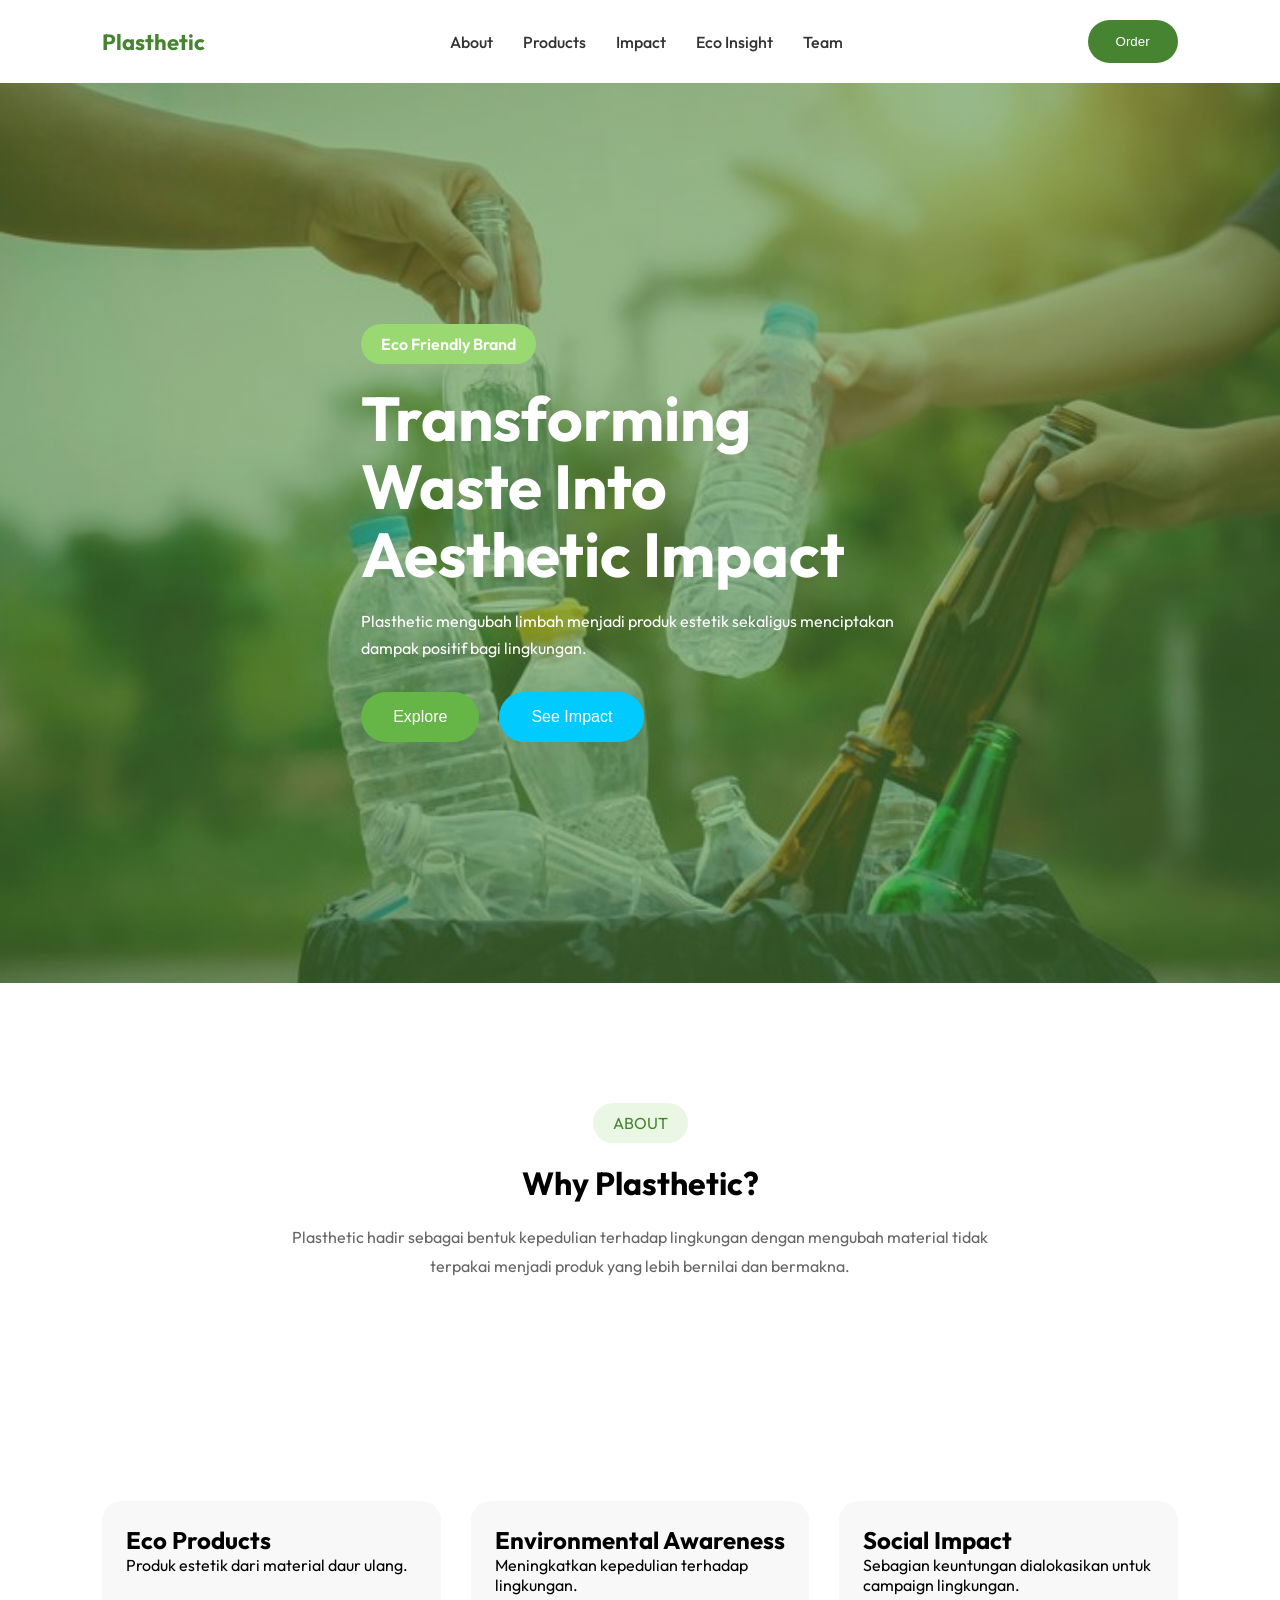
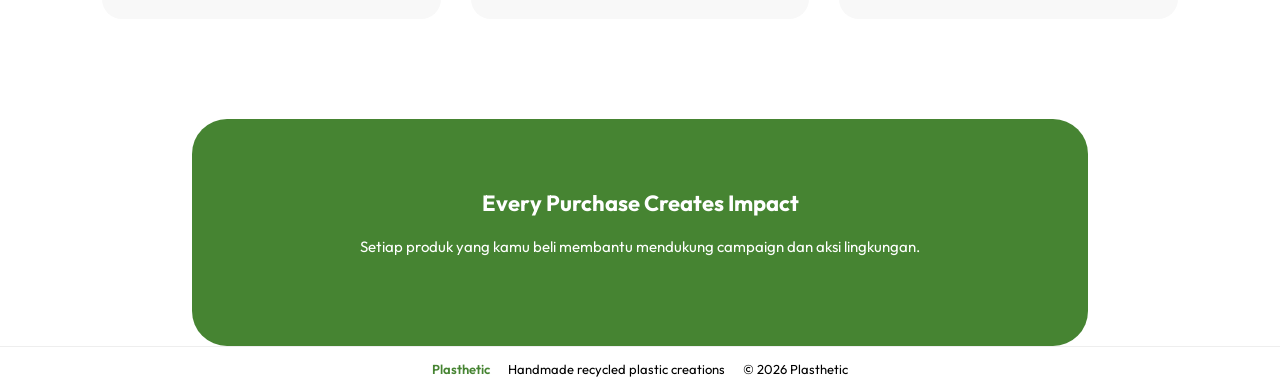
<file: index.html>
<!DOCTYPE html>
<html lang="en">
<head>

<meta charset="UTF-8">
<meta name="viewport" content="width=device-width, initial-scale=1.0">

<title>Plasthetic</title>

<link rel="stylesheet" href="style.css">

<link href="https://fonts.googleapis.com/css2?family=Outfit:wght@300;400;500;600;700;800&display=swap" rel="stylesheet">

</head>

<body>

<nav class="navbar">

    <div class="logo">
        Plasthetic
    </div>

    <ul class="nav-links">
        <li><a href="#about">About</a></li>
        <li><a href="pages/products.html">Products</a></li>
        <li><a href="pages/impact.html">Impact</a></li>
        <li><a href="pages/ecoinsight.html">Eco Insight</a></li>
        <li><a href="pages/team.html">Team</a></li>
    </ul>

    <a href="https://linktr.ee/plasthetic_" target="_blank">
        <button class="order-btn">
            Order
        </button>
    </a>

</nav>

<section class="hero">

    <div class="hero-overlay"></div>

    <div class="hero-text">

        <span class="badge">
            Eco Friendly Brand
        </span>

        <h1>
            Transforming Waste Into Aesthetic Impact
        </h1>

        <p>
            Plasthetic mengubah limbah menjadi produk estetik sekaligus menciptakan dampak positif bagi lingkungan.
        </p>

        <div class="hero-buttons">

            <a href="#about">
                <button class="explore-btn">
                    Explore
                </button>
            </a>

            <a href="pages/impact.html">
                <button class="impact-btn">
                    See Impact
                </button>
            </a>

        </div>

    </div>

</section>

<section id="about" class="about">

    <span class="section-badge">
        ABOUT
    </span>

    <h2>
        Why Plasthetic?
    </h2>

    <p>
        Plasthetic hadir sebagai bentuk kepedulian terhadap lingkungan dengan mengubah material tidak terpakai menjadi produk yang lebih bernilai dan bermakna.
    </p>

</section>

<section class="highlight">

    <div class="card">
        <h2>Eco Products</h2>
        <p>Produk estetik dari material daur ulang.</p>
    </div>

    <div class="card">
        <h2>Environmental Awareness</h2>
        <p>Meningkatkan kepedulian terhadap lingkungan.</p>
    </div>

    <div class="card">
        <h2>Social Impact</h2>
        <p>Sebagian keuntungan dialokasikan untuk campaign lingkungan.</p>
    </div>

</section>

<section class="cta">

    <h2>
        Every Purchase Creates Impact
    </h2>

    <p>
        Setiap produk yang kamu beli membantu mendukung campaign dan aksi lingkungan.
    </p>

</section>

<footer class="footer-row">

    <span>Plasthetic</span>
    <span>Handmade recycled plastic creations</span>
    <span>© 2026 Plasthetic</span>

</footer>

<script src="script.js"></script>

</body>
</html>
</file>
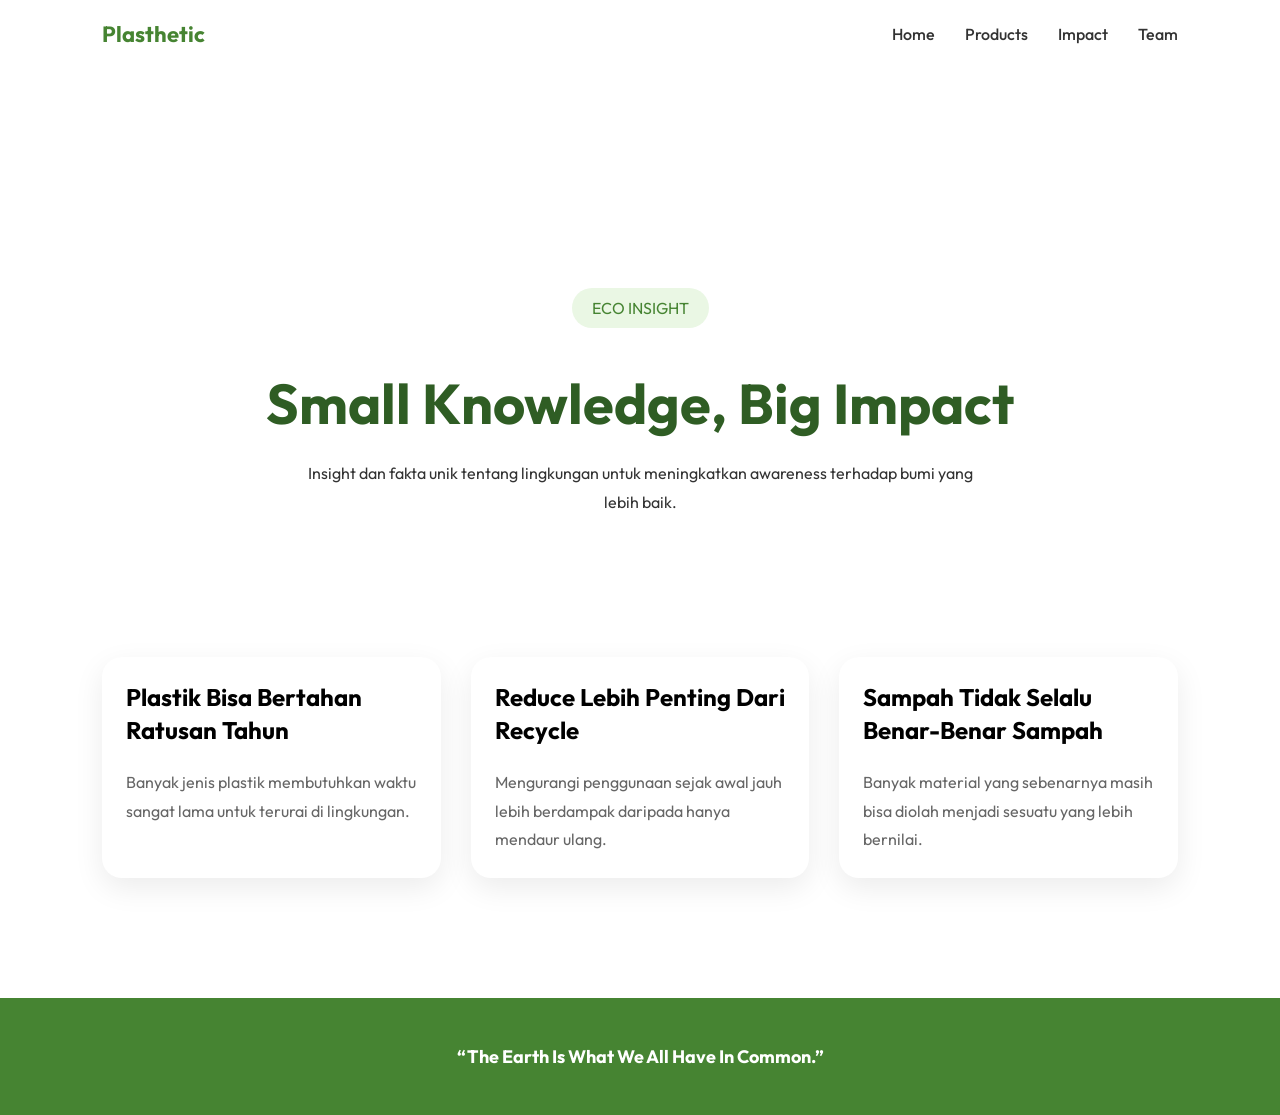
<file: pages/ecoinsight.html>
<!DOCTYPE html>
<html lang="en">
<head>

<meta charset="UTF-8">
<meta name="viewport" content="width=device-width, initial-scale=1.0">

<title>Eco Insight - Plasthetic</title>

<link rel="stylesheet" href="../style.css">

<link href="https://fonts.googleapis.com/css2?family=Outfit:wght@300;400;500;600;700;800&display=swap" rel="stylesheet">

</head>

<body>

<nav class="navbar">

    <div class="logo">
        Plasthetic
    </div>

    <ul class="nav-links">
        <li><a href="../index.html">Home</a></li>
        <li><a href="products.html">Products</a></li>
        <li><a href="impact.html">Impact</a></li>
        <li><a href="team.html">Team</a></li>
    </ul>

</nav>

<section class="eco-hero">

    <span class="section-badge">
        ECO INSIGHT
    </span>

    <h1>
        Small Knowledge, Big Impact
    </h1>

    <p>
        Insight dan fakta unik tentang lingkungan untuk meningkatkan awareness terhadap bumi yang lebih baik.
    </p>

</section>

<section class="eco-grid">

    <div class="eco-card">
        <h2>Plastik Bisa Bertahan Ratusan Tahun</h2>
        <p>Banyak jenis plastik membutuhkan waktu sangat lama untuk terurai di lingkungan.</p>
    </div>

    <div class="eco-card">
        <h2>Reduce Lebih Penting Dari Recycle</h2>
        <p>Mengurangi penggunaan sejak awal jauh lebih berdampak daripada hanya mendaur ulang.</p>
    </div>

    <div class="eco-card">
        <h2>Sampah Tidak Selalu Benar-Benar Sampah</h2>
        <p>Banyak material yang sebenarnya masih bisa diolah menjadi sesuatu yang lebih bernilai.</p>
    </div>

</section>

<section class="eco-quote">

    <h2>
        “The Earth Is What We All Have In Common.”
    </h2>

</section>

<script src="../script.js"></script>

</body>
</html>
</file>
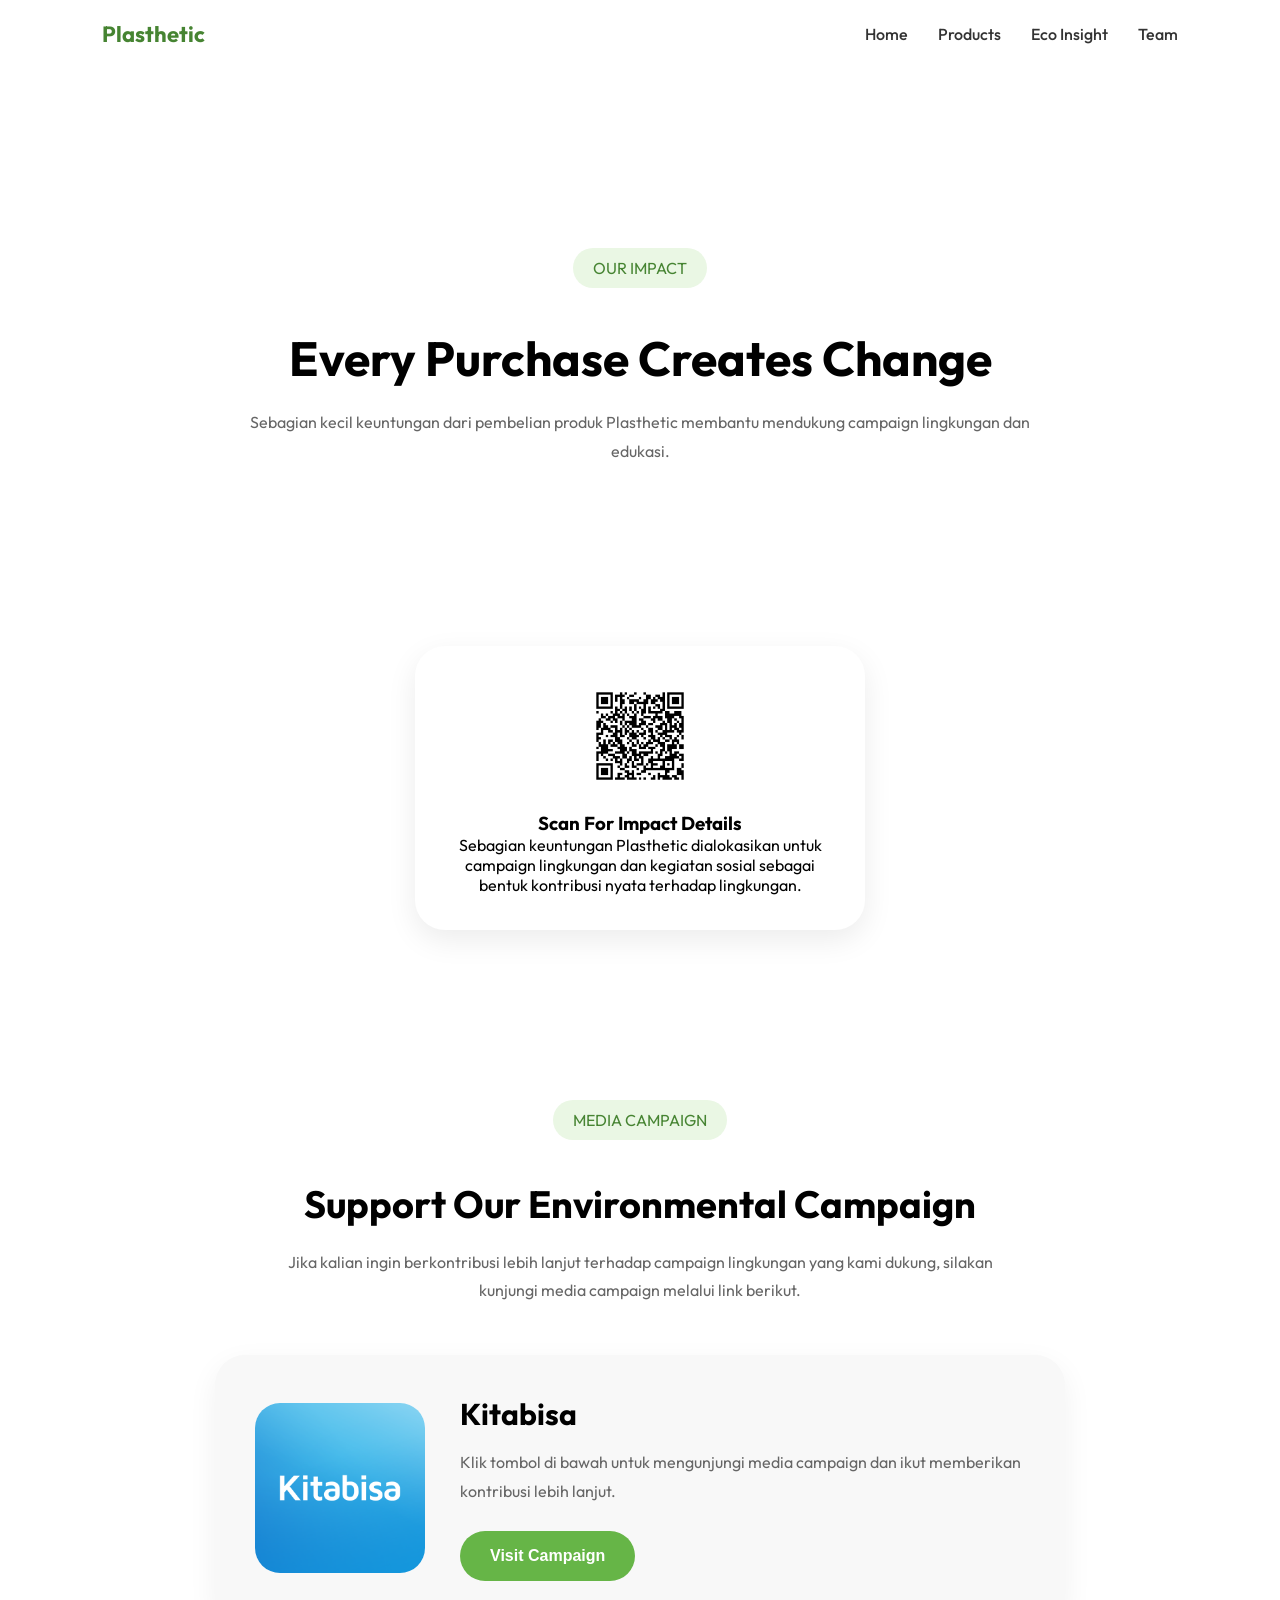
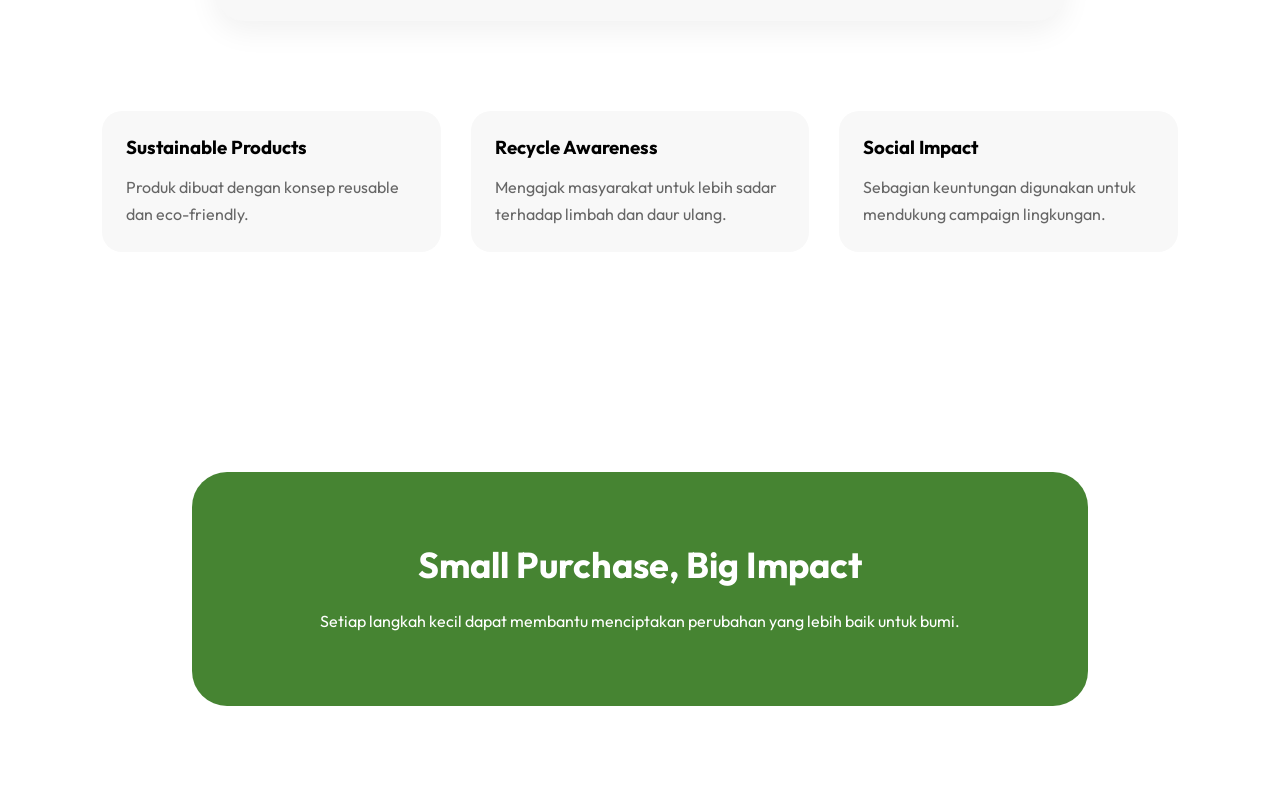
<file: pages/impact.html>
<!DOCTYPE html>
<html lang="en">
<head>

<meta charset="UTF-8">
<meta name="viewport" content="width=device-width, initial-scale=1.0">

<title>Impact - Plasthetic</title>

<link rel="stylesheet" href="../style.css">

<link href="https://fonts.googleapis.com/css2?family=Outfit:wght@300;400;500;600;700;800&display=swap" rel="stylesheet">

</head>

<body>

<nav class="navbar">

    <div class="logo">
        Plasthetic
    </div>

    <ul class="nav-links">
        <li><a href="../index.html">Home</a></li>
        <li><a href="products.html">Products</a></li>
        <li><a href="ecoinsight.html">Eco Insight</a></li>
        <li><a href="team.html">Team</a></li>
    </ul>

</nav>

<!-- HERO -->
<section class="impact-hero">

    <span class="section-badge">
        OUR IMPACT
    </span>

    <h1>
        Every Purchase Creates Change
    </h1>

    <p>
        Sebagian kecil keuntungan dari pembelian produk Plasthetic membantu mendukung campaign lingkungan dan edukasi.
    </p>

</section>

<!-- QR -->
<section class="qr-section">

    <div class="qr-card">

        <img 
            src="../assets/images/donation.png"
            alt="Transparansi Donasi Plasthetic"
            class="donation-image"
        />

        <h3>
            Scan For Impact Details
        </h3>

        <p>
            Sebagian keuntungan Plasthetic dialokasikan untuk campaign lingkungan dan kegiatan sosial sebagai bentuk kontribusi nyata terhadap lingkungan.
        </p>

    </div>

</section>

<!-- MEDIA CAMPAIGN -->
<section class="media-campaign">

    <span class="section-badge">
        MEDIA CAMPAIGN
    </span>

    <h2>
        Support Our Environmental Campaign
    </h2>

    <p>
        Jika kalian ingin berkontribusi lebih lanjut terhadap campaign lingkungan yang kami dukung, silakan kunjungi media campaign melalui link berikut.
    </p>

    <div class="campaign-card">

        <!-- PNG LOGO -->
        <div class="campaign-image">

            <img src="../assets/images/kitabisa.png">

        </div>

        <div class="campaign-content">

            <h3>
                Kitabisa
            </h3>

            <p>
                Klik tombol di bawah untuk mengunjungi media campaign dan ikut memberikan kontribusi lebih lanjut.
            </p>

            <a href="https://kitabisa.com/explore/lingkungan" target="_blank">

                <button class="campaign-btn">
                    Visit Campaign
                </button>

            </a>

        </div>

    </div>

</section>

<!-- IMPACT STORY -->
<section class="impact-story">

    <div class="story-card">
        <h3>Sustainable Products</h3>
        <p>
            Produk dibuat dengan konsep reusable dan eco-friendly.
        </p>
    </div>

    <div class="story-card">
        <h3>Recycle Awareness</h3>
        <p>
            Mengajak masyarakat untuk lebih sadar terhadap limbah dan daur ulang.
        </p>
    </div>

    <div class="story-card">
        <h3>Social Impact</h3>
        <p>
            Sebagian keuntungan digunakan untuk mendukung campaign lingkungan.
        </p>
    </div>

</section>

<section class="impact-cta">

    <h2>
        Small Purchase, Big Impact 
    </h2>

    <p>
        Setiap langkah kecil dapat membantu menciptakan perubahan yang lebih baik untuk bumi.
    </p>

</section>

<script src="../script.js"></script>

</body>
</html>
</file>
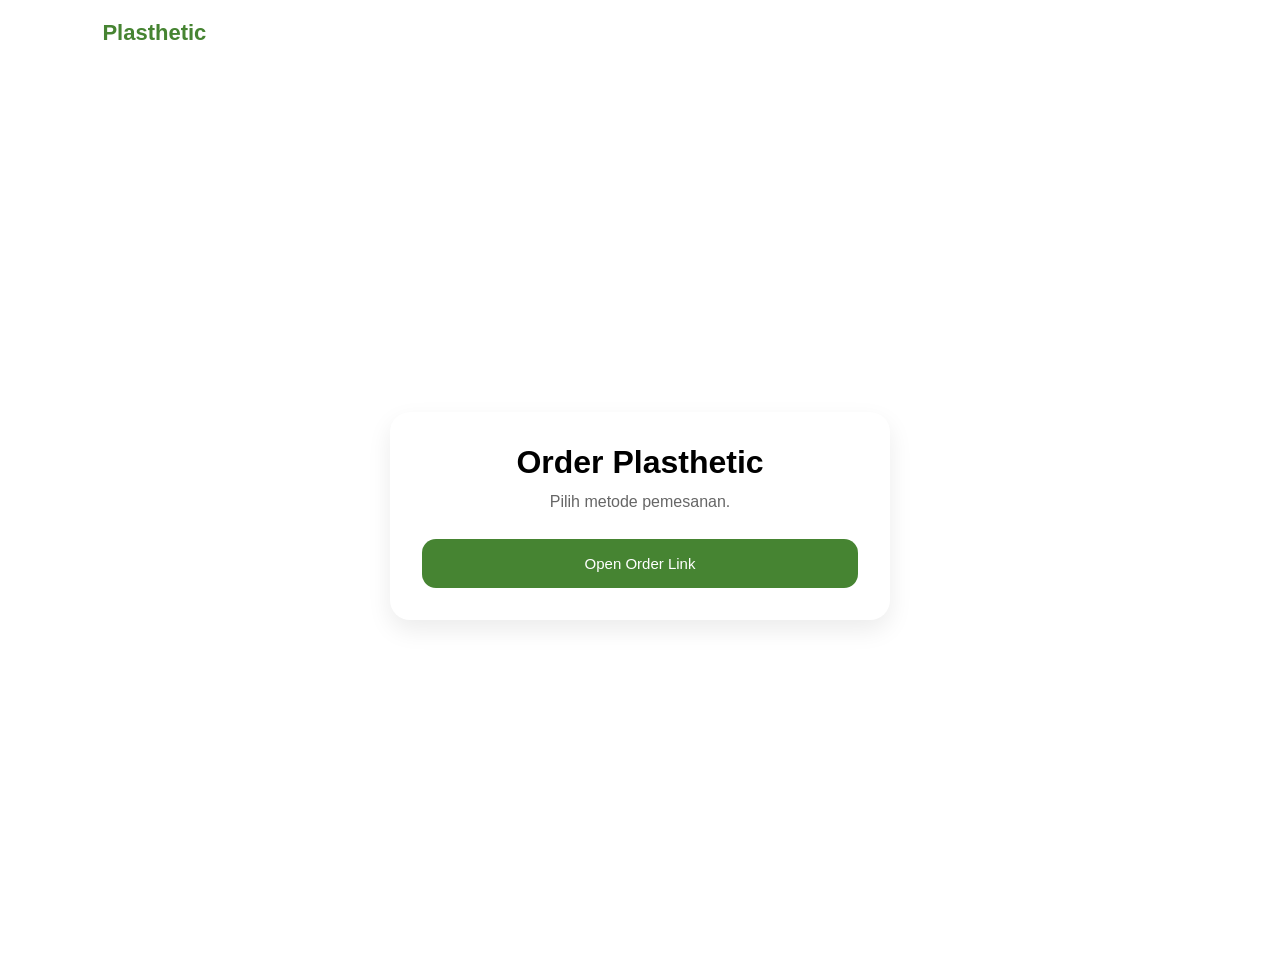
<file: pages/order.html>
<!DOCTYPE html>
<html lang="en">
<head>

<meta charset="UTF-8">
<meta name="viewport" content="width=device-width, initial-scale=1.0">

<title>Order - Plasthetic</title>

<link rel="stylesheet" href="../style.css">

</head>

<body>

<nav class="navbar">

    <div class="logo">
        Plasthetic
    </div>

</nav>

<section class="order-page">

    <div class="order-box">

        <h1>Order Plasthetic</h1>

        <p>
            Pilih metode pemesanan.
        </p>

        <div class="order-buttons">

            <a href="https://linktr.ee/plasthetic_" target="_blank">
                <button>
                    Open Order Link
                </button>
            </a>

        </div>

    </div>

</section>

</body>
</html>
</file>
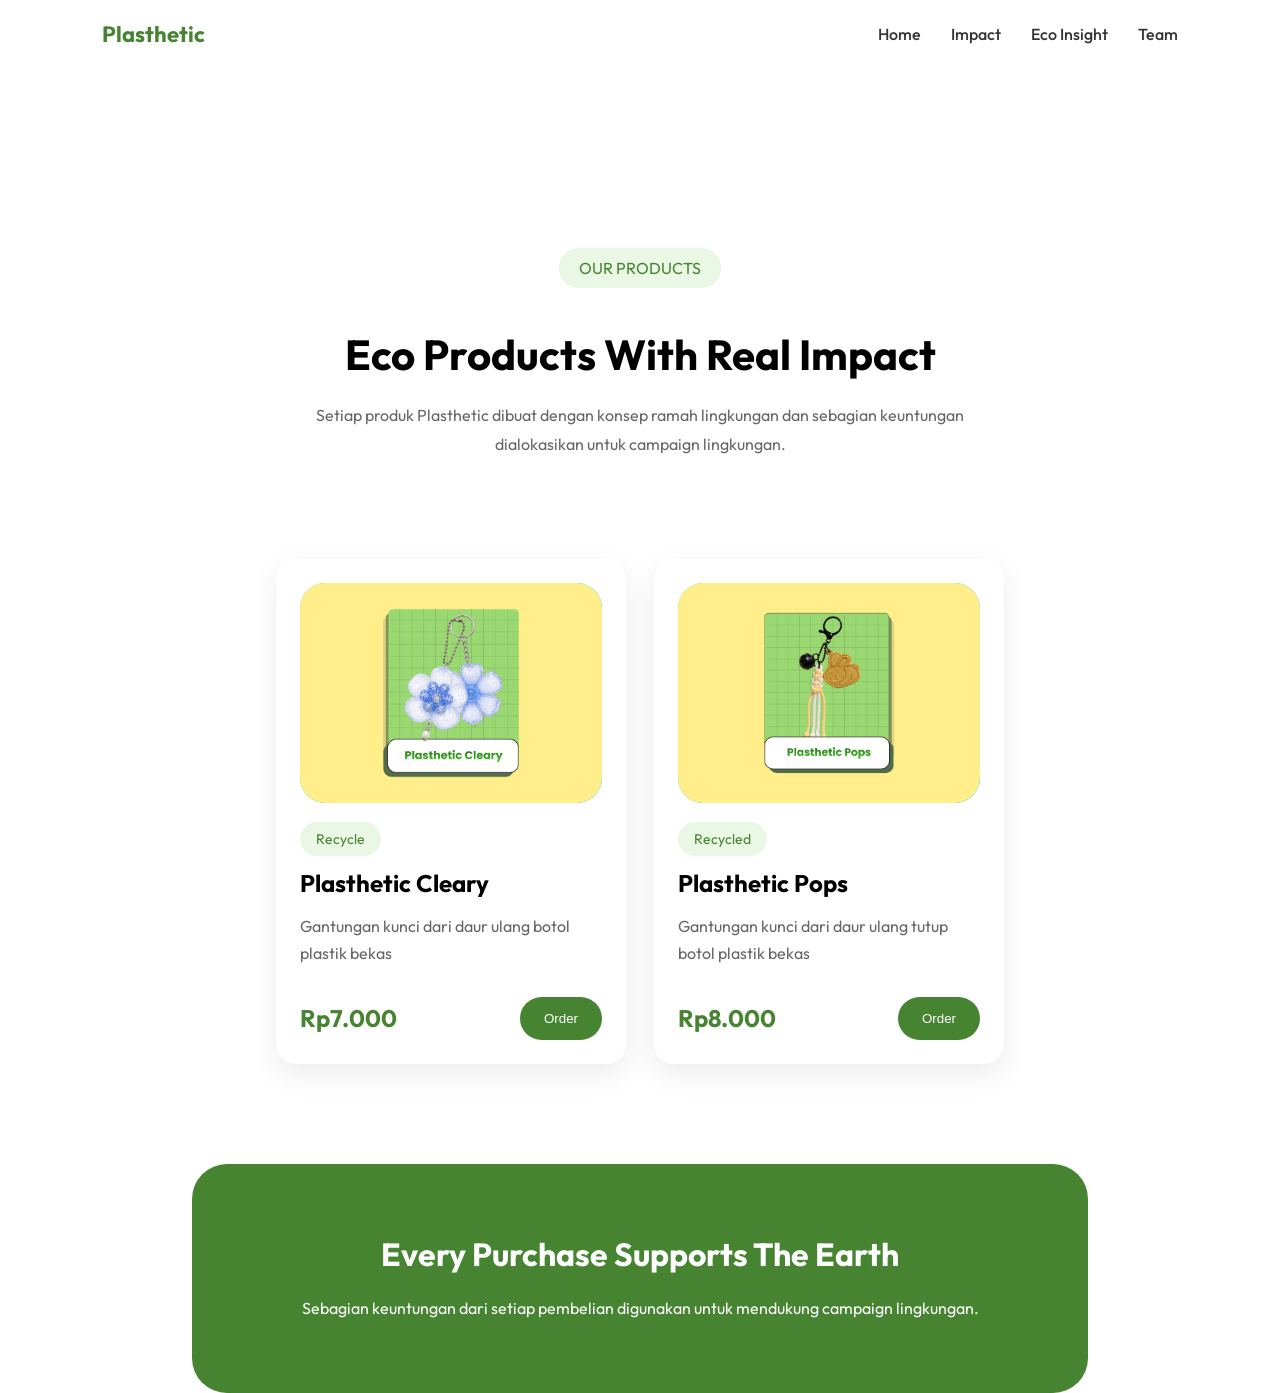
<file: pages/products.html>
<!DOCTYPE html>
<html lang="en">
<head>

<meta charset="UTF-8">
<meta name="viewport" content="width=device-width, initial-scale=1.0">

<title>Products - Plasthetic</title>

<link rel="stylesheet" href="../style.css">

<link href="https://fonts.googleapis.com/css2?family=Outfit:wght@300;400;500;600;700;800&display=swap" rel="stylesheet">

</head>

<body>

<!-- NAVBAR -->
<nav class="navbar">

    <div class="logo">
        Plasthetic
    </div>

    <ul class="nav-links">
        <li><a href="../index.html">Home</a></li>
        <li><a href="impact.html">Impact</a></li>
        <li><a href="ecoinsight.html">Eco Insight</a></li>
        <li><a href="team.html">Team</a></li>
    </ul>

</nav>

<!-- HERO -->
<section class="products-hero">

    <span class="section-badge">
        OUR PRODUCTS
    </span>

    <h1>
        Eco Products With Real Impact
    </h1>

    <p>
        Setiap produk Plasthetic dibuat dengan konsep ramah lingkungan dan sebagian keuntungan dialokasikan untuk campaign lingkungan.
    </p>

</section>

<!-- PRODUCT GRID -->
<section class="products-grid">

    <!-- PRODUCT -->
    <div class="product-card">

        <div class="product-image">
            <img src="../assets/images/cleary.png">
        </div>

        <span class="impact-label">
            Recycle
        </span>

        <h2>
            Plasthetic Cleary
        </h2>

        <p>
            Gantungan kunci dari daur ulang botol plastik bekas
        </p>

        <div class="product-bottom">

            <span class="price">
                Rp7.000
            </span>

            <a href="order.html">
                <button>
                    Order
                </button>
            </a>

        </div>

    </div>

    <!-- PRODUCT -->
    <div class="product-card">

        <div class="product-image">
            <img src="../assets/images/pops.png">
        </div>

        <span class="impact-label">
            Recycled
        </span>

        <h2>
            Plasthetic Pops
        </h2>

        <p>
            Gantungan kunci dari daur ulang tutup botol plastik bekas
        </p>

        <div class="product-bottom">

            <span class="price">
                Rp8.000
            </span>

            <a href="order.html">
                <button>
                    Order
                </button>
            </a>

        </div>

    </div>

</section>

<!-- CTA -->
<section class="product-cta">

    <h2>
        Every Purchase Supports The Earth
    </h2>

    <p>
        Sebagian keuntungan dari setiap pembelian digunakan untuk mendukung campaign lingkungan.
    </p>

</section>

<script src="../script.js"></script>

</body>
</html>
</file>
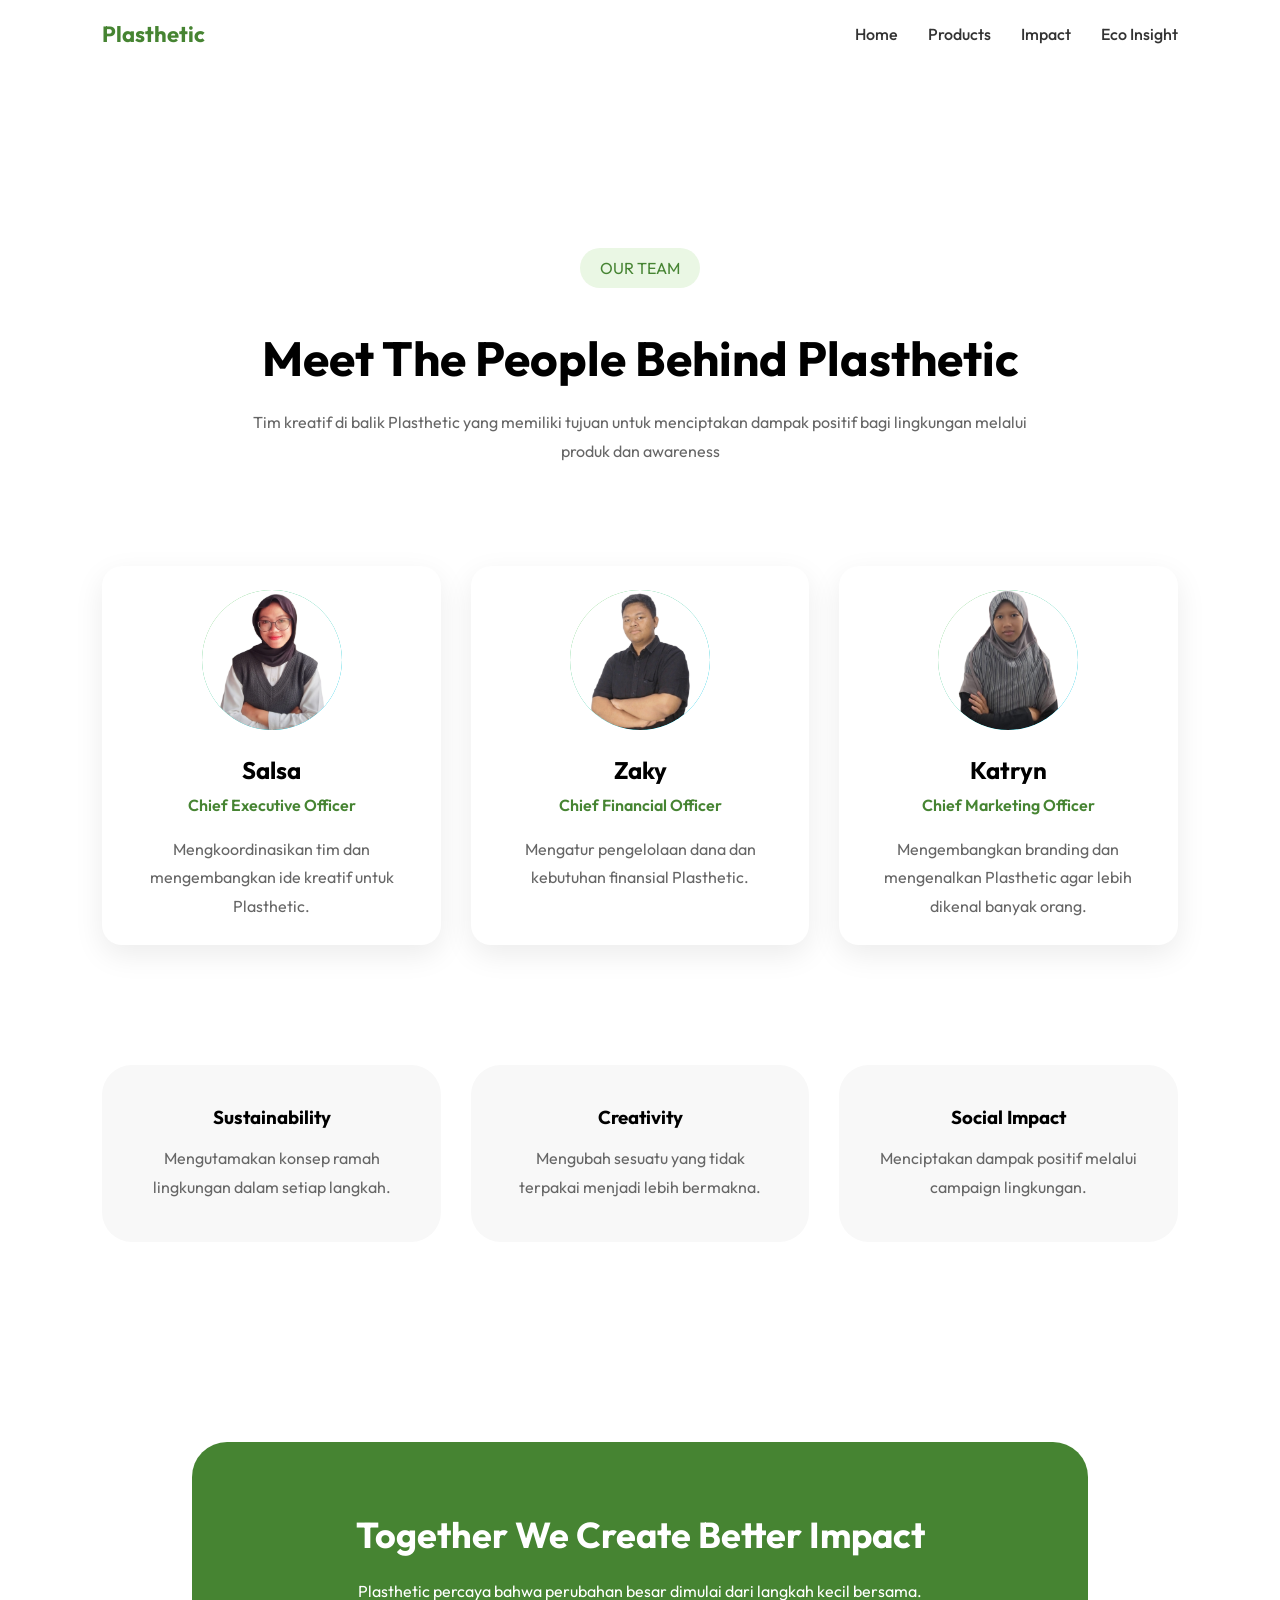
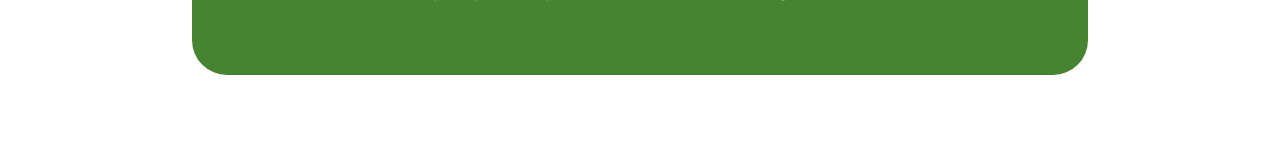
<file: pages/team.html>
<!DOCTYPE html>
<html lang="en">
<head>

<meta charset="UTF-8">
<meta name="viewport" content="width=device-width, initial-scale=1.0">

<title>Team - Plasthetic</title>

<link rel="stylesheet" href="../style.css">

<link href="https://fonts.googleapis.com/css2?family=Outfit:wght@300;400;500;600;700;800&display=swap" rel="stylesheet">

</head>

<body>

<!-- NAVBAR -->
<nav class="navbar">

    <div class="logo">
        Plasthetic
    </div>

    <ul class="nav-links">
        <li><a href="../index.html">Home</a></li>
        <li><a href="products.html">Products</a></li>
        <li><a href="impact.html">Impact</a></li>
        <li><a href="ecoinsight.html">Eco Insight</a></li>
    </ul>

</nav>

<!-- HERO -->
<section class="team-hero">

    <span class="section-badge">
        OUR TEAM
    </span>

    <h1>
        Meet The People Behind Plasthetic
    </h1>

    <p>
        Tim kreatif di balik Plasthetic yang memiliki tujuan untuk menciptakan dampak positif bagi lingkungan melalui produk dan awareness
    </p>

</section>

<!-- TEAM GRID -->
<section class="team-grid">
    <div class="team-card">

        <div class="team-image">
            <img src="../assets/images/salsa.png">
        </div>

        <h2>
            Salsa
        </h2>

        <span>
            Chief Executive Officer
        </span>

        <p>
            Mengkoordinasikan tim dan mengembangkan ide kreatif untuk Plasthetic.
        </p>

    </div>

    <div class="team-card">

        <div class="team-image">
            <img src="../assets/images/zaky.png">
        </div>

        <h2>
            Zaky
        </h2>

        <span>
            Chief Financial Officer
        </span>

        <p>
            Mengatur pengelolaan dana dan kebutuhan finansial Plasthetic.
        </p>

    </div>

    <div class="team-card">

        <div class="team-image">
            <img src="../assets/images/katryn.png">
        </div>

        <h2>
            Katryn
        </h2>

        <span>
            Chief Marketing Officer
        </span>

        <p>
            Mengembangkan branding dan mengenalkan Plasthetic agar lebih dikenal banyak orang.
        </p>

    </div>

</section>

<!-- VALUES -->
<section class="team-values">

    <div class="value-card">

        <h3>
            Sustainability
        </h3>

        <p>
            Mengutamakan konsep ramah lingkungan dalam setiap langkah.
        </p>

    </div>

    <div class="value-card">

        <div class="value-icon">
            ✨
        </div>

        <h3>
            Creativity
        </h3>

        <p>
            Mengubah sesuatu yang tidak terpakai menjadi lebih bermakna.
        </p>

    </div>

    <div class="value-card">

        <div class="value-icon">
            💚
        </div>

        <h3>
            Social Impact
        </h3>

        <p>
            Menciptakan dampak positif melalui campaign lingkungan.
        </p>

    </div>

</section>

<!-- CTA -->
<section class="team-cta">

    <h2>
        Together We Create Better Impact
    </h2>

    <p>
        Plasthetic percaya bahwa perubahan besar dimulai dari langkah kecil bersama.
    </p>

</section>

<script src="../script.js"></script>

</body>
</html>
</file>
<file: style.css>
*{
    margin:0;
    padding:0;
    box-sizing:border-box;
}

html{
    scroll-behavior:smooth;
}

body{
    font-family:'Outfit',sans-serif;
    background:white;
    overflow-x:hidden;
}

/* NAVBAR */

.navbar{
    width:100%;

    display:flex;
    justify-content:space-between;
    align-items:center;

    padding:20px 8%;

    position:relatived;

    top:0;

    background:rgba(255,255,255,0.9);

    backdrop-filter:blur(10px);

    z-index:1000;
    transition: 
    transform 0.35s ease,
    box-shadow 0.3s ease;
}


.logo{
    font-size:22px;
    font-weight:700;
    color:#468432;
}

.nav-links{
    display:flex;
    gap:30px;

    list-style:none;
}

.nav-links a{
    text-decoration:none;
    color:#333;
    font-weight:500;
}

.nav-links a:hover{
    color:#468432;
}

.order-btn{
    background:#468432;
    color:white;

    border:none;

    padding:14px 28px;

    border-radius:40px;

    cursor:pointer;

    transition:0.3s;
}

.order-btn:hover{
    transform:translateY(-3px);
}

/* HERO */

.hero{
    min-height:100vh;

    display:flex;
    justify-content:center;
    align-items:center;

    padding:120px 8%;

    gap:60px;
}

.hero-text{
    width:50%;

    max-width:650px;

    position:relative;

    left:-40px;
}

.badge{
    background:#9AD872;

    padding:10px 20px;

    border-radius:30px;

    display:inline-flex;

    align-self:flex-start;

    width:fit-content;

    margin-bottom:20px;

    font-weight:600;
}

.hero h1{
    font-size:42px;

    line-height:1.1;

    margin-bottom:20px;

    color:#222;
}

.hero p{
    font-size:16px;

    color:#666;

    margin-bottom:30px;

    line-height:1.7;
}

.hero-buttons{
    display:flex;
    gap:20px;
}

.explore-btn,
.impact-btn{
    border:none;

    padding:16px 32px;

    border-radius:40px;

    color:white;

    cursor:pointer;

    font-size:16px;

    transition:0.3s;
}

.explore-btn{
    background:#66B547;
}

.impact-btn{
    background:#00CAFF;
}

.explore-btn:hover,
.impact-btn:hover{
    transform:translateY(-4px);
}

/* HERO IMAGE */

.hero-image{
    width:50%;

    position:relative;

    display:flex;
    justify-content:center;
    align-items:center;
}

.circle-bg{
    width:450px;
    height:450px;

    background:linear-gradient(
        135deg,
        #9AD872,
        #00CAFF
    );

    border-radius:50%;

    opacity:0.2;

    position:absolute;
}

.main-mascot{
    font-size:180px;

    position:relative;

    animation:float 3s ease-in-out infinite;
}

.floating-card{
    position:absolute;

    background:white;

    padding:20px;

    border-radius:20px;

    box-shadow:0 10px 30px rgba(0,0,0,0.1);

    font-size:30px;
}

.card1{
    top:80px;
    left:80px;
}

.card2{
    top:300px;
    left:50px;
}

.card3{
    top:150px;
    right:80px;
}

/* ABOUT */

.about{
    padding:120px 8%;

    text-align:center;
}

.section-badge{
    background:#EAF7E4;

    color:#468432;

    padding:10px 20px;

    border-radius:30px;

    display:inline-block;

    margin-bottom:20px;
}

.about h2{
    font-size:32px;

    margin-bottom:20px;
}

.about p{
    max-width:700px;

    margin:auto;

    color:#666;

    line-height:1.8;
}

/* HIGHLIGHT */

.highlight{
    display:grid;

    grid-template-columns:repeat(3,1fr);

    gap:30px;

    padding:100px 8%;
}

.card{
    background:#f8f8f8;
    padding:24px;
    border-radius:20px;
    transition:0.3s;
}

.card:hover{
    transform:translateY(-10px);
}

.icon{
    font-size:50px;

    margin-bottom:20px;
}

.card h3{
    margin-bottom:15px;
}

/* CTA */

.cta{
    padding:55px 18%;
    background:#468432;
    text-align:center;
    color:white;

    border-radius:35px;
    margin:100px auto;
    width:85%;
}

.cta h2{
    font-size:22px;

    margin-bottom:20px;
}

.cta p{
    margin-bottom:20px;
    font-size:15px;
}

.cta button{
    background:white;

    color:#468432;

    border:none;

    padding:12px 26px;

    border-radius:40px;

    cursor:pointer;

    font-weight:600;
}

/* FOOTER */

.footer-row{
    display:flex;
    justify-content:center;
    align-items:center;
    gap:18px;

    padding:14px 5%;

    font-size:13px;

    border-top:1px solid #eee;

    flex-wrap:wrap;
}

.footer-row span:first-child{
    color:#468432;
    font-weight:600;
}

/* ANIMATION */

@keyframes float{

    0%{
        transform:translateY(0px);
    }

    50%{
        transform:translateY(-20px);
    }

    100%{
        transform:translateY(0px);
    }

}

/* RESPONSIVE */
@media(max-width:768px){

    .navbar{
        flex-direction:column;
        gap:20px;
    }

    .nav-links{
        flex-wrap:wrap;
        justify-content:center;
        gap:12px;
        text-align:center;
    }

    .hero{
        flex-direction:column;
        text-align:center;
    }

    .hero-text,
    .hero-image{
        width:100%;
    }

    .hero h1{
        font-size:42px;
    }

    .highlight{
        grid-template-columns:1fr;
    }

    .circle-bg{
        width:300px;
        height:300px;
    }

    .main-mascot{
        font-size:120px;
    }

}

/* PRODUCTS PAGE */

.products-hero{
    padding:180px 8% 100px;

    text-align:center;
}

.products-hero h1{
    font-size:42px;

    margin:20px 0;
}

.products-hero p{
    max-width:700px;

    margin:auto;

    color:#666;

    line-height:1.8;
}

.products-grid{
    padding:0 8% 100px;

    display:grid;

    grid-template-columns:repeat(auto-fit, minmax(300px, 350px));

    justify-content:center;

    gap:28px;
}

.product-card{
    background:white;

    border-radius:20px;

    padding:24px;

    box-shadow:0 10px 30px rgba(0,0,0,0.08);

    transition:0.3s;

    position:relative;
}

.product-card:hover{
    transform:translateY(-10px);
}

.product-image{
    width:100%;
    height:220px;

    background:linear-gradient(
        135deg,
        #9AD872,
        #00CAFF
    );

    border-radius:25px;

    display:flex;
    justify-content:center;
    align-items:center;

    font-size:90px;

    margin-bottom:25px;
}

.impact-label{
    background:#EAF7E4;

    color:#468432;

    padding:8px 16px;

    border-radius:30px;

    font-size:14px;
}

.product-card h2{
    margin:20px 0 15px;
}

.product-card p{
    color:#666;

    line-height:1.7;
}

.product-bottom{
    display:flex;
    justify-content:space-between;
    align-items:center;

    margin-top:30px;
}

.price{
    font-size:24px;
    font-weight:700;

    color:#468432;
}

.product-bottom button{
    background:#468432;

    color:white;

    border:none;

    padding:14px 24px;

    border-radius:30px;

    cursor:pointer;
}


/* CTA */

.product-cta{
    padding:120px 8%;

    text-align:center;

    background:#468432;

    color:white;
}

.product-cta h2{
    font-size:32px;

    margin-bottom:20px;
}

.product-cta p{
    max-width:700px;

    margin:auto;

    line-height:1.8;
}

/* RESPONSIVE */

@media screen and (max-width:768px){

    /* NAVBAR */

    .navbar{
        flex-direction:column;
        justify-content:center;
        align-items:center;
        gap:18px;
        padding:18px 5%;
        position:relative;
    }

    .nav-links{
        flex-wrap:wrap;
        justify-content:center;
        gap:18px;
    }

    .nav-links a{
        font-size:16px;
    }

    .order-btn{
        padding:14px 36px;
        font-size:16px;
    }

    /* HERO */

    .hero{
        min-height:auto;
        padding:70px 7% 90px;

        justify-content:center;
        text-align:center;

        background-position:center;
    }

    .hero-text{
        width:100%;
        max-width:100%;

        left:0;
    }

    .badge{
        margin:auto auto 20px;
        font-size:15px;
        padding:12px 22px;
    }

    .hero h1{
        font-size:58px;
        line-height:1.1;
        margin-bottom:20px;
    }

    .hero p{
        font-size:18px;
        line-height:1.8;
        margin-bottom:30px;
    }

    .hero-buttons{
        justify-content:center;
        flex-wrap:wrap;
        gap:16px;
    }

    .explore-btn,
    .impact-btn{
        padding:16px 34px;
        font-size:18px;
    }

    /* GRID */

    .highlight,
    .products-grid,
    .eco-grid,
    .impact-story,
    .impact-stats,
    .team-grid,
    .team-values{
        grid-template-columns:1fr;
    }

    .product-card,
    .team-card,
    .eco-card,
    .impact-card{
        width:100%;
    }

    /* SECTION TITLE */

    .products-hero h1,
    .impact-hero h1,
    .eco-hero h1,
    .team-hero h1{
        font-size:38px;
    }

    /* CTA */

    .cta,
    .product-cta,
    .impact-cta,
    .team-cta{
        width:92%;
        padding:50px 8%;
    }

}

/* IMPACT PAGE */

.impact-hero{
    padding:180px 8% 100px;

    text-align:center;
}

.impact-hero h1{
    font-size:48px;

    margin:20px 0;
}

.impact-hero p{
    max-width:800px;

    margin:auto;

    color:#666;

    line-height:1.8;
}

.impact-stats{
    padding:0 8% 120px;

    display:grid;

    grid-template-columns:repeat(3,1fr);

    gap:30px;
}

.impact-card{
    background:white;

    padding:24px;

    border-radius:20px;

    text-align:center;

    box-shadow:0 10px 30px rgba(0,0,0,0.08);
}

.impact-card h2{
    font-size:42px;

    color:#468432;

    margin-bottom:15px;
}

.progress-section{
    padding:0 8% 120px;

    display:flex;
    justify-content:space-between;
    align-items:center;

    gap:60px;
}

.progress-left,
.progress-right{
    width:50%;
}

.progress-left h2{
    font-size:32px;

    margin:20px 0;
}

.progress-left p{
    color:#666;

    line-height:1.8;
}

.progress-box{
    background:white;

    padding:40px;

    border-radius:30px;

    box-shadow:0 10px 30px rgba(0,0,0,0.08);
}

.progress-top{
    display:flex;
    justify-content:space-between;

    margin-bottom:20px;
}

.progress-bar{
    width:100%;
    height:18px;

    background:#eee;

    border-radius:20px;

    overflow:hidden;
}

.progress-fill{
    width:75%;
    height:100%;

    background:linear-gradient(
        90deg,
        #468432,
        #00CAFF
    );
}

.qr-section{
    padding:0 8% 120px;

    display:flex;
    justify-content:center;
}

.qr-card{
    width:100%;
    max-width:500px;

    background:white;

    padding:50px;

    border-radius:30px;

    text-align:center;

    box-shadow:0 10px 30px rgba(0,0,0,0.08);
}

.fake-qr{
    width:180px;
    height:180px;

    background:#eee;

    border-radius:20px;

    margin:auto auto 30px;

    display:flex;
    justify-content:center;
    align-items:center;

    font-size:40px;
    font-weight:700;
}

.impact-story{
    padding:0 8% 120px;

    display:grid;

    grid-template-columns:repeat(3,1fr);

    gap:30px;
}

.story-card{
    background:#f8f8f8;

    padding:24px;

    border-radius:20px;
}

.story-icon{
    font-size:50px;

    margin-bottom:20px;
}

.story-card h3{
    margin-bottom:15px;
}

.story-card p{
    color:#666;

    line-height:1.7;
}

.impact-cta{
    padding:120px 8%;

    text-align:center;

    background:#468432;

    color:white;
}

.impact-cta h2{
    font-size:36px;

    margin-bottom:20px;
}

.impact-cta p{
    max-width:700px;

    margin:auto;

    line-height:1.8;
}

@media(max-width:768px){

    .impact-stats,
    .impact-story{
        grid-template-columns:1fr;
    }

    .progress-section{
        flex-direction:column;
    }

    .progress-left,
    .progress-right{
        width:100%;
    }

    .impact-hero h1,
    .impact-cta h2,
    .progress-left h2{
        font-size:42px;
    }

}

/* ECO INSIGHT PAGE */

/* ECO HERO FIX */

.eco-hero{
    padding:180px 8% 100px;
    text-align:center;

    background:white !important;
    background-image:none !important;

    color:#222;
}

.eco-hero h1{
    font-size:56px;
    color:#2F5D24 !important; 

    margin:20px 0;
}

.eco-hero p{
    max-width:700px;

    margin:auto;

    color:#333 !important; 

    line-height:1.8;
}

.eco-grid{
    padding:0 8% 120px;

    display:grid;

    grid-template-columns:repeat(3,1fr);

    gap:30px;
}

.eco-card{
    background:white;

    padding:24px;

    border-radius:20px;

    box-shadow:0 10px 30px rgba(0,0,0,0.08);

    transition:0.3s;
}

.eco-card:hover{
    transform:translateY(-10px);
}

.eco-icon{
    width:80px;
    height:80px;

    background:linear-gradient(
        135deg,
        #9AD872,
        #00CAFF
    );

    border-radius:20px;

    display:flex;
    justify-content:center;
    align-items:center;

    margin-bottom:25px;
}

.eco-icon img{
    width:45px;
    height:45px;
    object-fit:contain;
}

.eco-card h2{
    margin-bottom:20px;

    line-height:1.4;
}

.eco-card p{
    color:#666;

    line-height:1.8;
}

.eco-quote{
    padding:45px 8%;

    background:#468432;

    text-align:center;

    color:white;
}

.eco-quote h2{
    font-size:18px;

    max-width:900px;

    margin:auto;

    line-height:1.5;
}

@media(max-width:768px){

    .eco-grid{
        grid-template-columns:1fr;
    }

    .eco-hero h1,
    .eco-quote h2{
        font-size:42px;
    }

}

/* TEAM PAGE */

.team-hero{
    padding:180px 8% 100px;

    text-align:center;
}

.team-hero h1{
    font-size:48px;

    margin:20px 0;
}

.team-hero p{
    max-width:800px;

    margin:auto;

    color:#666;

    line-height:1.8;
}

.team-grid{
    padding:0 8% 120px;

    display:grid;

    grid-template-columns:repeat(3,1fr);

    gap:30px;
}

.team-card{
    background:white;

    padding:24px;

    border-radius:20px;

    text-align:center;

    box-shadow:0 10px 30px rgba(0,0,0,0.08);

    transition:0.3s;
}

.team-card:hover{
    transform:translateY(-10px);
}

.team-image{
    width:140px;
    height:140px;

    background:linear-gradient(
        135deg,
        #9AD872,
        #00CAFF
    );

    border-radius:50%;

    margin:auto auto 25px;

    display:flex;
    justify-content:center;
    align-items:center;

    font-size:70px;
}

.team-card h2{
    margin-bottom:10px;
}

.team-card span{
    color:#468432;

    font-weight:600;
}

.team-card p{
    margin-top:20px;

    color:#666;

    line-height:1.8;
}

/* VALUES */

.team-values{
    padding:0 8% 120px;

    display:grid;

    grid-template-columns:repeat(3,1fr);

    gap:30px;
}

.value-card{
    background:#f8f8f8;

    padding:40px;

    border-radius:30px;

    text-align:center;
}

.value-icon{
    font-size:50px;

    margin-bottom:20px;
}

.value-card h3{
    margin-bottom:15px;
}

.value-card p{
    color:#666;

    line-height:1.8;
}

/* CTA */

.team-cta{
    padding:120px 8%;

    background:#468432;

    text-align:center;

    color:white;
}

.team-cta h2{
    font-size:36px;

    margin-bottom:20px;
}

.team-cta p{
    max-width:700px;

    margin:auto;

    line-height:1.8;
}

@media(max-width:768px){

    .team-grid,
    .team-values{
        grid-template-columns:1fr;
    }

    .team-hero h1,
    .team-cta h2{
        font-size:42px;
    }

}

@media(max-width:768px){

    .order-hero h1,
    .order-impact h2{
        font-size:42px;
    }

}

/* ORDER PAGE NEW */

.order-page{
    min-height:100vh;
    display:flex;
    justify-content:center;
    align-items:center;
    padding:120px 5%;
}

.order-box{
    width:100%;
    max-width:500px;
    background:white;
    padding:32px;
    border-radius:20px;
    text-align:center;
    box-shadow:0 10px 25px rgba(0,0,0,0.08);
}

.order-box h1{
    font-size:32px;
    margin-bottom:12px;
}

.order-box p{
    color:#666;
    margin-bottom:28px;
}

.order-buttons{
    display:flex;
    flex-direction:column;
    gap:16px;
}

.order-buttons button{
    width:100%;
    border:none;
    background:#468432;
    color:white;
    padding:16px;
    border-radius:14px;
    cursor:pointer;
    font-size:15px;
}

.order-buttons button:hover{
    opacity:0.9;
}

.product-image img,
.team-image img,
.main-mascot img,
.floating-card img{
    width:100%;
    height:100%;
    object-fit:cover;
}

.product-image{
    overflow:hidden;
}

.team-image{
    overflow:hidden;
}

.main-mascot{
    width:220px;
    height:220px;
}

.floating-card{
    width:70px;
    height:70px;
    padding:12px;
}

.team-image img{
    width:100%;
    height:100%;
    object-fit:cover;
    border-radius:50%;
}
.product-image img{
    width:100%;
    height:100%;
    object-fit:cover;
    border-radius:25px;
}

/* HERO WEBSITE */

.hero{
    position:relative;
    min-height:100vh;

    background:
    linear-gradient(
        rgba(70,132,50,0.55),
        rgba(70,132,50,0.55)
    ),
    url("assets/images/eco-bg.jpg");

    background-size:cover;
    background-position:center;

    display:flex;
    align-items:center;
    padding:120px 8%;

    color:white;
}

.hero-text{
    max-width:650px;
    z-index:2;
}

.hero h1{
    color:white;
    font-size:62px;
}

.hero p{
    color:white;
}

/* ECO HERO */

.eco-hero{
    padding:220px 8% 140px;

    text-align:center;

    background:
    linear-gradient(
        rgba(70,132,50,0.72),
        rgba(70,132,50,0.72)
    ),
    url("assets/images/eco-bg.jpg");

    background-size:cover;
    background-position:center;

    color:white;
}

.eco-hero h1{
    color:white;
    font-size:56px;
}

.eco-hero p{
    color:white;
}

/* CTA LEBIH SEMPIT */

.cta,
.product-cta,
.team-cta,
.impact-cta{
    width:70%;
    margin:auto;
    border-radius:35px;
    padding:70px 7%;
}

/* TEAM CTA */

.team-cta{
    margin:80px auto;
}

/* IMPACT CTA */

.impact-cta{
    background:#468432;
    color:white;
    text-align:center;
    margin:100px auto;
}

/* ECO GRID */

.eco-grid{
    grid-template-columns:repeat(auto-fit,minmax(280px,1fr));
}

/* HILANGKAN YANG TIDAK DIPAKAI */

.eco-icon,
.story-icon,
.value-icon{
    display:none;
}

/* FIX IMAGE */

.product-image img,
.team-image img{
    width:100%;
    height:100%;
    object-fit:cover;
}

/* TEAM IMAGE */

.team-image{
    overflow:hidden;
}

@media(max-width:768px){

    .hero h1{
        font-size:40px;
    }

    .cta,
    .product-cta,
    .team-cta,
    .impact-cta{
        width:90%;
    }

}

/* MEDIA CAMPAIGN */

.media-campaign{
    padding:90px 8%;
    text-align:center;
}

.media-campaign h2{
    font-size:38px;
    margin:20px 0;
}

.media-campaign p{
    max-width:760px;
    margin:auto;
    color:#666;
    line-height:1.8;
}

.campaign-card{
    margin:50px auto 0;

    max-width:850px;

    background:#f8f8f8;

    border-radius:30px;

    padding:40px;

    display:flex;
    align-items:center;
    gap:35px;

    box-shadow:0 10px 30px rgba(0,0,0,0.06);
}

.campaign-image{
    width:170px;
    height:170px;

    border-radius:25px;

    background:white;

    display:flex;
    justify-content:center;
    align-items:center;

    overflow:hidden;

    flex-shrink:0;
}

.campaign-image img{
    width:100%;
    height:100%;
    object-fit:contain;
}

.campaign-content{
    text-align:left;
}

.campaign-content h3{
    font-size:30px;
    margin-bottom:15px;
}

.campaign-content p{
    margin-bottom:25px;
    color:#666;
}

.campaign-btn{
    border:none;

    background:#66B547;

    color:white;

    padding:16px 30px;

    border-radius:40px;

    cursor:pointer;

    font-size:16px;
    font-weight:600;

    transition:0.3s;
}

.campaign-btn:hover{
    background:#5AAA3E;
    transform:translateY(-4px);
}

/* RESPONSIVE */

@media(max-width:768px){

    .campaign-card{
        flex-direction:column;
        text-align:center;
    }

    .campaign-content{
        text-align:center;
    }
}

.qr-section{
    padding: 80px 10%;
    display: flex;
    justify-content: center;
}

.qr-card{
    background: #fff;
    border-radius: 30px;
    padding: 35px;
    max-width: 450px;
    width: 100%;
    text-align: center;
    box-shadow: 0 10px 30px rgba(0,0,0,0.08);

    display: flex;
    flex-direction: column;
    align-items: center;
    overflow: hidden;
}

.donation-image{
    width: 110px;
    max-width: 100%;
    height: auto;
    object-fit: contain;
    margin-bottom: 20px;
}
</file>
